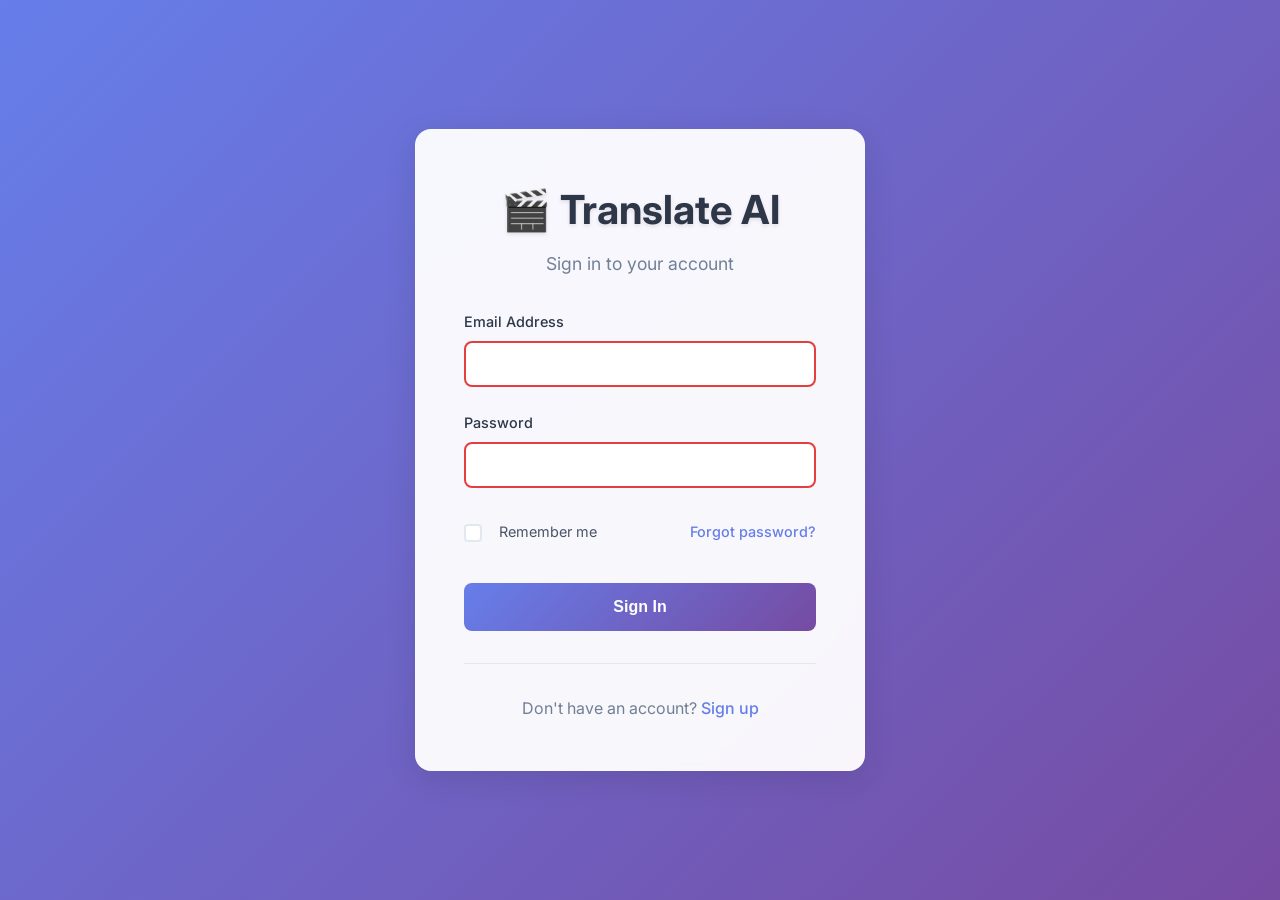
<file: public/login.html>
<!DOCTYPE html>
<html lang="en">
<head>
    <meta charset="UTF-8">
    <meta name="viewport" content="width=device-width, initial-scale=1.0">
    <title>Login - Translate AI</title>
    <link rel="stylesheet" href="style.css">
    <link rel="stylesheet" href="auth-style.css">
    <link rel="preconnect" href="https://fonts.googleapis.com">
    <link rel="preconnect" href="https://fonts.gstatic.com" crossorigin>
    <link href="https://fonts.googleapis.com/css2?family=Inter:wght@300;400;500;600;700&display=swap" rel="stylesheet">
</head>
<body>
    <div class="auth-container">
        <div class="auth-card">
            <div class="auth-header">
                <h1>🎬 Translate AI</h1>
                <p>Sign in to your account</p>
            </div>
            
            <form class="auth-form" id="loginForm">
                <div class="form-group">
                    <label for="email">Email Address</label>
                    <input type="email" id="email" name="email" required>
                </div>
                
                <div class="form-group">
                    <label for="password">Password</label>
                    <input type="password" id="password" name="password" required>
                </div>
                
                <div class="form-options">
                    <label class="checkbox-container">
                        <input type="checkbox" id="rememberMe">
                        <span class="checkmark"></span>
                        <span class="checkbox-label">Remember me</span>
                    </label>
                    <a href="#" class="forgot-password">Forgot password?</a>
                </div>
                
                <button type="submit" class="auth-btn" id="loginBtn">
                    <span class="btn-text">Sign In</span>
                    <div class="spinner" style="display: none;"></div>
                </button>
            </form>
            
            <div class="auth-footer">
                <p>Don't have an account? <a href="/signup">Sign up</a></p>
            </div>
        </div>
        
        <!-- Notification Container -->
        <div class="notification-container" id="notificationContainer"></div>
    </div>
    
    <script src="auth-script.js"></script>
</body>
</html>
</file>
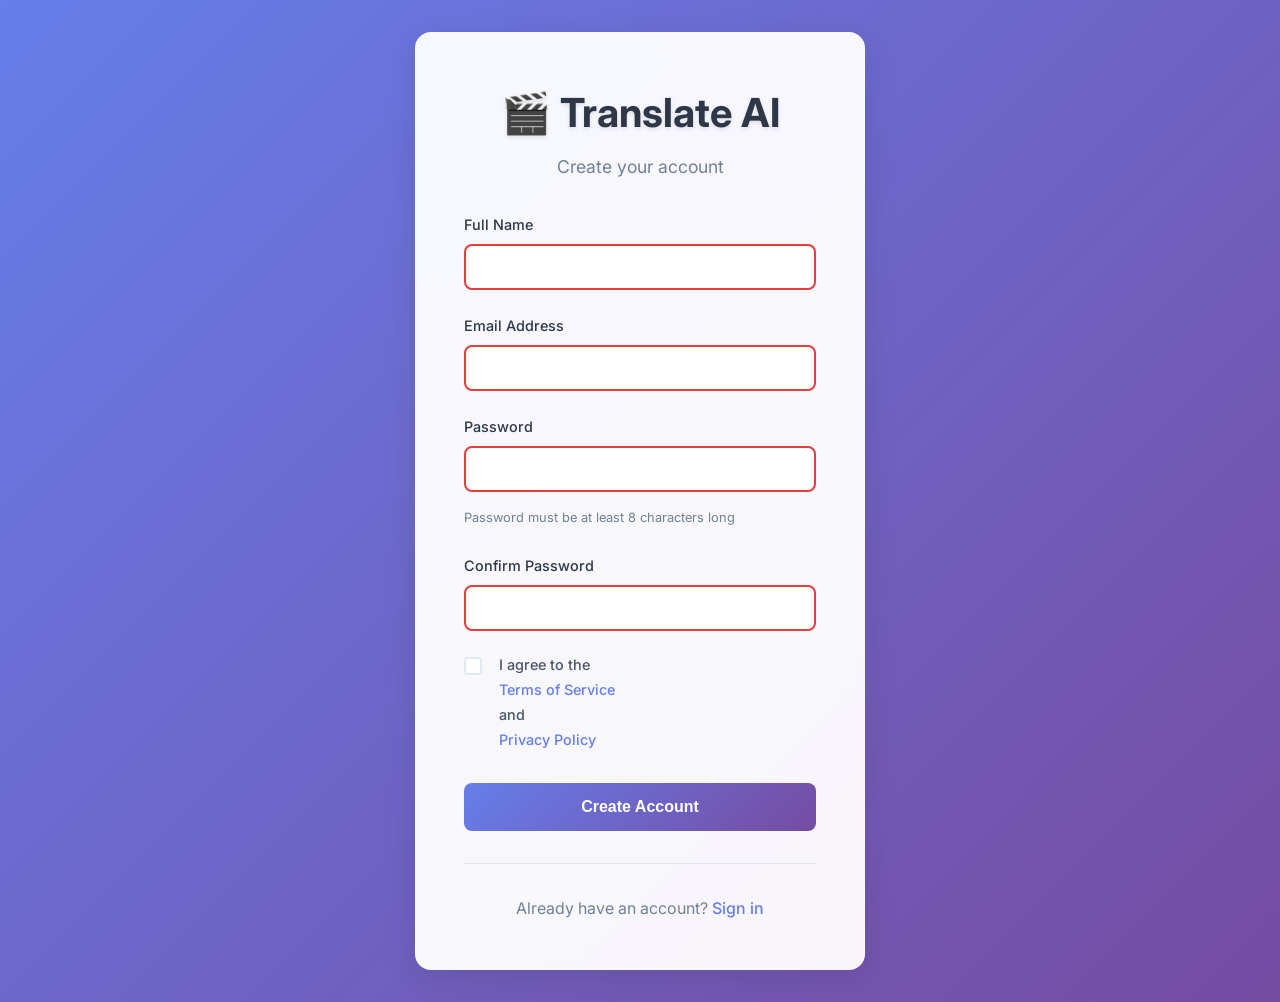
<file: public/signup.html>
<!DOCTYPE html>
<html lang="en">
<head>
    <meta charset="UTF-8">
    <meta name="viewport" content="width=device-width, initial-scale=1.0">
    <title>Sign Up - Translate AI</title>
    <link rel="stylesheet" href="style.css">
    <link rel="stylesheet" href="auth-style.css">
    <link rel="preconnect" href="https://fonts.googleapis.com">
    <link rel="preconnect" href="https://fonts.gstatic.com" crossorigin>
    <link href="https://fonts.googleapis.com/css2?family=Inter:wght@300;400;500;600;700&display=swap" rel="stylesheet">
</head>
<body>
    <div class="auth-container">
        <div class="auth-card">
            <div class="auth-header">
                <h1>🎬 Translate AI</h1>
                <p>Create your account</p>
            </div>
            
            <form class="auth-form" id="signupForm">
                <div class="form-group">
                    <label for="fullName">Full Name</label>
                    <input type="text" id="fullName" name="fullName" required>
                </div>
                
                <div class="form-group">
                    <label for="email">Email Address</label>
                    <input type="email" id="email" name="email" required>
                </div>
                
                <div class="form-group">
                    <label for="password">Password</label>
                    <input type="password" id="password" name="password" required minlength="8">
                    <div class="password-requirements">
                        <small>Password must be at least 8 characters long</small>
                    </div>
                </div>
                
                <div class="form-group">
                    <label for="confirmPassword">Confirm Password</label>
                    <input type="password" id="confirmPassword" name="confirmPassword" required>
                </div>
                
                <div class="form-group">
                    <label class="checkbox-container">
                        <input type="checkbox" id="agreeTerms" required>
                        <span class="checkmark"></span>
                        <span class="checkbox-label">I agree to the <a href="#" target="_blank">Terms of Service</a> and <a href="#" target="_blank">Privacy Policy</a></span>
                    </label>
                </div>
                
                <button type="submit" class="auth-btn" id="signupBtn">
                    <span class="btn-text">Create Account</span>
                    <div class="spinner" style="display: none;"></div>
                </button>
            </form>
            
            <div class="auth-footer">
                <p>Already have an account? <a href="/login">Sign in</a></p>
            </div>
        </div>
        
        <!-- Notification Container -->
        <div class="notification-container" id="notificationContainer"></div>
    </div>
    
    <script src="auth-script.js"></script>
</body>
</html>
</file>
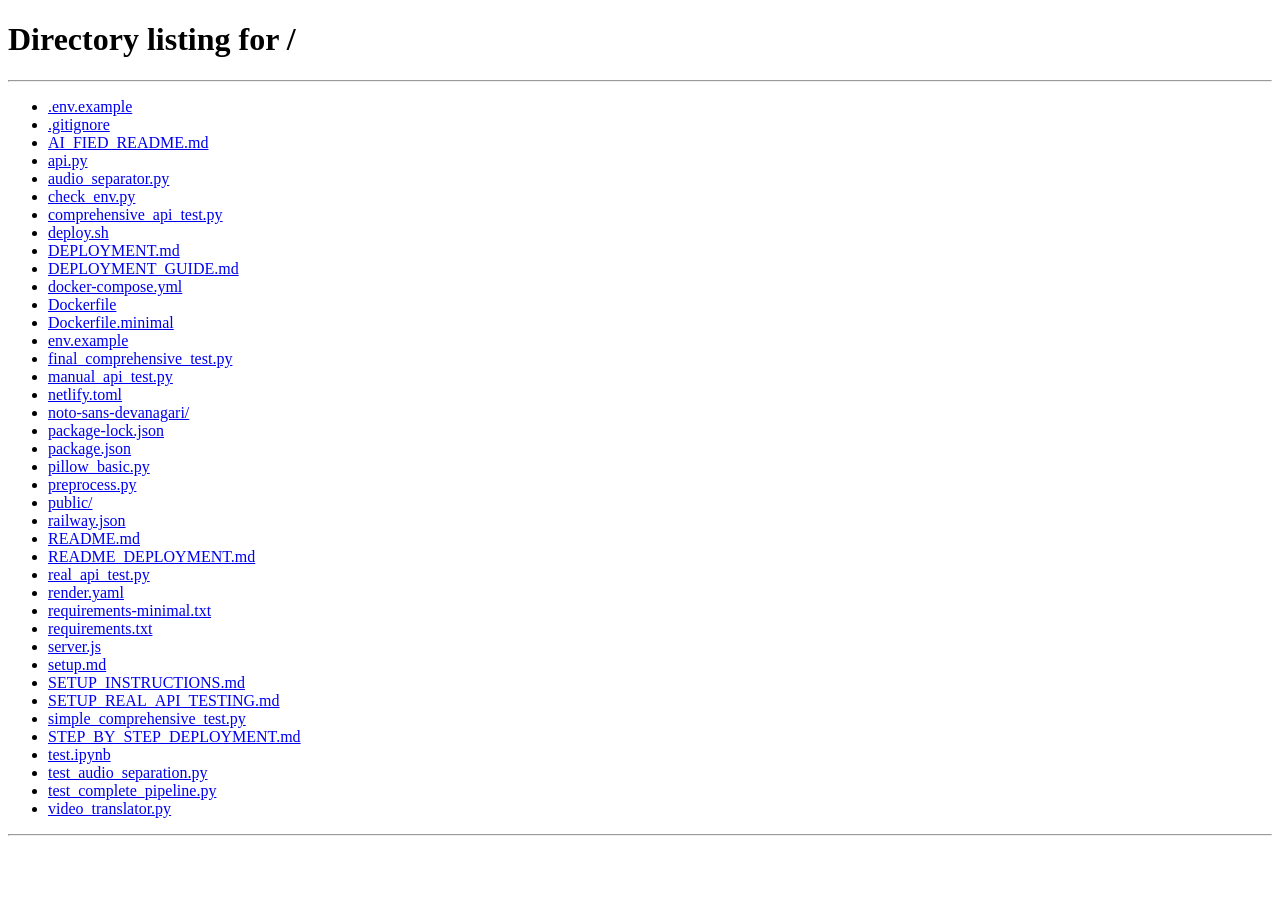
<file: public/translation-editor.html>
<!DOCTYPE html>
<html lang="en">
<head>
    <meta charset="UTF-8">
    <meta name="viewport" content="width=device-width, initial-scale=1.0">
    <title>Translation Editor - Translate AI</title>
    <link rel="stylesheet" href="style.css">
    <link rel="stylesheet" href="editor-style.css">
    <link rel="preconnect" href="https://fonts.googleapis.com">
    <link rel="preconnect" href="https://fonts.gstatic.com" crossorigin>
    <link href="https://fonts.googleapis.com/css2?family=Inter:wght@300;400;500;600;700&display=swap" rel="stylesheet">
    <link href="https://fonts.googleapis.com/css2?family=Noto+Sans+Devanagari:wght@400;500;600;700&display=swap" rel="stylesheet">
</head>
<body>
    <div class="editor-container">
        <!-- Header -->
        <header class="editor-header">
            <div class="header-content">
                <h1>🎬 Translation Editor</h1>
                <div class="header-actions">
                    <button class="btn btn-secondary" id="backBtn">← Back to Upload</button>
                    <button class="btn btn-primary" id="generateVideoBtn">Generate Final Video</button>
                </div>
            </div>
        </header>

        <!-- Main Content -->
        <main class="editor-main">
            <!-- Video Preview Section -->
            <section class="video-preview-section">
                <div class="video-preview-card">
                    <h2>📹 Video Preview</h2>
                    <div class="video-container">
                        <video id="previewVideo" controls>
                            <source src="" type="video/mp4">
                            Your browser does not support the video tag.
                        </video>
                        <div class="video-info">
                            <div class="video-details">
                                <span class="label">Original File:</span>
                                <span class="value" id="originalFileName">-</span>
                            </div>
                            <div class="video-details">
                                <span class="label">Duration:</span>
                                <span class="value" id="videoDuration">-</span>
                            </div>
                            <div class="video-details">
                                <span class="label">Quality:</span>
                                <span class="value" id="videoQuality">-</span>
                            </div>
                        </div>
                    </div>
                </div>
            </section>

            <!-- Translation Panels -->
            <section class="translation-panels">
                <!-- Text Translation Panel -->
                <div class="translation-panel">
                    <div class="panel-header">
                        <h2>📝 Text Translation</h2>
                        <div class="panel-actions">
                            <button class="btn btn-sm btn-secondary" id="autoTranslateBtn">Auto Translate All</button>
                            <button class="btn btn-sm btn-primary" id="saveTextBtn">Save Changes</button>
                        </div>
                    </div>
                    
                    <div class="text-translation-content">
                        <div class="translation-list" id="textTranslationList">
                            <!-- Text translations will be loaded here -->
                        </div>
                    </div>
                </div>

                <!-- Audio Translation Panel -->
                <div class="translation-panel">
                    <div class="panel-header">
                        <h2>🎤 Audio Translation</h2>
                        <div class="panel-actions">
                            <button class="btn btn-sm btn-secondary" id="regenerateAudioBtn">Regenerate Audio</button>
                            <button class="btn btn-sm btn-primary" id="saveAudioBtn">Save Changes</button>
                        </div>
                    </div>
                    
                    <div class="audio-translation-content">
                        <div class="audio-waveform-container">
                            <div class="waveform-header">
                                <h3>Audio Waveform</h3>
                                <div class="audio-controls">
                                    <button class="btn btn-sm" id="playPauseBtn">▶️ Play</button>
                                    <button class="btn btn-sm" id="stopBtn">⏹️ Stop</button>
                                    <span class="time-display" id="timeDisplay">00:00 / 00:00</span>
                                </div>
                            </div>
                            <div class="waveform" id="waveform">
                                <!-- Waveform visualization will be rendered here -->
                            </div>
                        </div>
                        
                        <div class="audio-translation-text">
                            <div class="translation-item">
                                <div class="translation-label">Hindi Transcription:</div>
                                <div class="translation-content hindi-text" id="hindiTranscription">
                                    Loading transcription...
                                </div>
                            </div>
                            <div class="translation-item">
                                <div class="translation-label">Marathi Translation:</div>
                                <textarea class="translation-content marathi-text" id="marathiTranslation" placeholder="Enter Marathi translation..."></textarea>
                            </div>
                        </div>
                    </div>
                </div>
            </section>

            <!-- Audio Separation Panel -->
            <section class="audio-separation-panel">
                <div class="separation-card">
                    <h2>🎵 Audio Separation</h2>
                    <div class="separation-content">
                        <div class="separation-info">
                            <div class="separation-item">
                                <div class="separation-label">Voice Track Quality:</div>
                                <div class="quality-score" id="voiceQuality">-</div>
                            </div>
                            <div class="separation-item">
                                <div class="separation-label">Background Music Quality:</div>
                                <div class="quality-score" id="musicQuality">-</div>
                            </div>
                            <div class="separation-item">
                                <div class="separation-label">Overall Separation Quality:</div>
                                <div class="quality-score" id="overallQuality">-</div>
                            </div>
                        </div>
                        
                        <div class="separation-controls">
                            <button class="btn btn-secondary" id="reseparateBtn">Re-separate Audio</button>
                            <button class="btn btn-primary" id="previewSeparationBtn">Preview Separation</button>
                        </div>
                    </div>
                </div>
            </section>
        </main>

        <!-- Progress Overlay -->
        <div class="progress-overlay" id="progressOverlay" style="display: none;">
            <div class="progress-content">
                <div class="progress-spinner"></div>
                <div class="progress-text" id="progressText">Processing...</div>
                <div class="progress-subtext" id="progressSubtext">Please wait while we process your request</div>
            </div>
        </div>

        <!-- Notification Container -->
        <div class="notification-container" id="notificationContainer"></div>
    </div>

    <!-- Scripts -->
    <script src="editor-script.js"></script>
</body>
</html>
</file>
<file: public/style.css>
/* Reset and base styles */
* {
    margin: 0;
    padding: 0;
    box-sizing: border-box;
}

body {
    font-family: 'Inter', -apple-system, BlinkMacSystemFont, 'Segoe UI', Roboto, Oxygen, Ubuntu, Cantarell, sans-serif;
    line-height: 1.6;
    color: #1a1a1a;
    background: linear-gradient(135deg, #667eea 0%, #764ba2 100%);
    min-height: 100vh;
}

.container {
    max-width: 1200px;
    margin: 0 auto;
    padding: 2rem;
    min-height: 100vh;
    display: flex;
    flex-direction: column;
}

/* Header */
header {
    margin-bottom: 3rem;
    color: white;
}

.header-content {
    display: flex;
    justify-content: space-between;
    align-items: center;
    flex-wrap: wrap;
    gap: 1rem;
}

.header-text {
    text-align: center;
    flex: 1;
}

header h1 {
    font-size: 3rem;
    font-weight: 700;
    margin-bottom: 1rem;
    text-shadow: 0 2px 4px rgba(0, 0, 0, 0.3);
}

header p {
    font-size: 1.2rem;
    font-weight: 300;
    opacity: 0.9;
    max-width: 600px;
    margin: 0 auto;
}

.auth-buttons {
    display: flex;
    gap: 0.75rem;
    align-items: center;
}

.auth-btn {
    padding: 0.5rem 1rem;
    border: none;
    border-radius: 0.375rem;
    font-size: 0.9rem;
    font-weight: 500;
    cursor: pointer;
    transition: all 0.3s ease;
    text-decoration: none;
    display: inline-flex;
    align-items: center;
    justify-content: center;
    min-height: 36px;
}

.auth-btn {
    background: rgba(255, 255, 255, 0.2);
    color: white;
    border: 1px solid rgba(255, 255, 255, 0.3);
}

.auth-btn:hover {
    background: rgba(255, 255, 255, 0.3);
    transform: translateY(-1px);
}

.auth-btn-secondary {
    background: transparent;
    color: white;
    border: 2px solid rgba(255, 255, 255, 0.5);
}

.auth-btn-secondary:hover {
    background: rgba(255, 255, 255, 0.1);
    border-color: rgba(255, 255, 255, 0.8);
}

/* Main content */
main {
    flex: 1;
    display: flex;
    flex-direction: column;
    gap: 2rem;
}

/* Card styles */
.upload-card,
.status-card,
.history-card {
    background: rgba(255, 255, 255, 0.95);
    backdrop-filter: blur(10px);
    border-radius: 1rem;
    padding: 2rem;
    box-shadow: 0 8px 32px rgba(0, 0, 0, 0.1);
    border: 1px solid rgba(255, 255, 255, 0.2);
}

.upload-card h2,
.status-card h2,
.history-card h2 {
    font-size: 1.5rem;
    font-weight: 600;
    margin-bottom: 1.5rem;
    color: #2d3748;
}

/* File upload */
.file-input-container {
    position: relative;
    margin-bottom: 1.5rem;
}

.file-input-container input[type="file"] {
    position: absolute;
    opacity: 0;
    width: 100%;
    height: 100%;
    cursor: pointer;
}

.file-input-label {
    display: flex;
    flex-direction: column;
    align-items: center;
    justify-content: center;
    padding: 3rem 2rem;
    border: 2px dashed #cbd5e0;
    border-radius: 0.75rem;
    background: #f7fafc;
    cursor: pointer;
    transition: all 0.3s ease;
    text-align: center;
}

.file-input-label:hover {
    border-color: #667eea;
    background: #edf2f7;
    transform: translateY(-2px);
}

.file-input-container input[type="file"]:focus + .file-input-label {
    border-color: #667eea;
    box-shadow: 0 0 0 3px rgba(102, 126, 234, 0.1);
}

.file-icon {
    font-size: 3rem;
    margin-bottom: 1rem;
}

.file-text {
    font-size: 1.1rem;
    font-weight: 500;
    color: #2d3748;
    margin-bottom: 0.5rem;
}

.file-subtext {
    font-size: 0.9rem;
    color: #718096;
}

/* Selected file display */
.selected-file {
    background: #e6fffa;
    border: 1px solid #81e6d9;
    border-radius: 0.5rem;
    padding: 1rem;
    margin-bottom: 1.5rem;
}

.file-info {
    display: flex;
    justify-content: space-between;
    align-items: center;
}

.file-name {
    font-weight: 500;
    color: #234e52;
}

.file-size {
    font-size: 0.9rem;
    color: #4a5568;
}

/* Moving Text Option Styles */
.option-container {
    margin: 20px 0;
    padding: 20px;
    background: #f8f9fa;
    border: 1px solid #dee2e6;
    border-radius: 8px;
}

.checkbox-container {
    display: flex;
    align-items: flex-start;
    cursor: pointer;
    position: relative;
    padding-left: 35px;
    margin-bottom: 0;
    font-size: 14px;
    -webkit-user-select: none;
    -moz-user-select: none;
    -ms-user-select: none;
    user-select: none;
}

.checkbox-container input {
    position: absolute;
    opacity: 0;
    cursor: pointer;
    height: 0;
    width: 0;
}

.checkmark {
    position: absolute;
    top: 2px;
    left: 0;
    height: 20px;
    width: 20px;
    background-color: #fff;
    border: 2px solid #ddd;
    border-radius: 4px;
    transition: all 0.3s ease;
}

.checkbox-container:hover input ~ .checkmark {
    border-color: #007bff;
    background-color: #f8f9ff;
}

.checkbox-container input:checked ~ .checkmark {
    background-color: #007bff;
    border-color: #007bff;
}

.checkmark:after {
    content: "";
    position: absolute;
    display: none;
}

.checkbox-container input:checked ~ .checkmark:after {
    display: block;
}

.checkbox-container .checkmark:after {
    left: 6px;
    top: 2px;
    width: 6px;
    height: 10px;
    border: solid white;
    border-width: 0 2px 2px 0;
    -webkit-transform: rotate(45deg);
    -ms-transform: rotate(45deg);
    transform: rotate(45deg);
}

.checkbox-label {
    display: flex;
    flex-direction: column;
    gap: 5px;
    margin-left: 5px;
}

.checkbox-label strong {
    color: #333;
    font-weight: 600;
}

.checkbox-description {
    color: #666;
    font-size: 12px;
    line-height: 1.4;
}

/* Buttons */
.upload-btn,
.check-btn,
.download-btn,
.new-translation-btn,
.refresh-btn {
    display: inline-flex;
    align-items: center;
    justify-content: center;
    gap: 0.5rem;
    padding: 0.75rem 1.5rem;
    border: none;
    border-radius: 0.5rem;
    font-size: 1rem;
    font-weight: 500;
    cursor: pointer;
    transition: all 0.3s ease;
    text-decoration: none;
    min-height: 44px;
}

.upload-btn {
    background: linear-gradient(135deg, #667eea 0%, #764ba2 100%);
    color: white;
    width: 100%;
    font-size: 1.1rem;
    padding: 1rem;
}

.upload-btn:hover {
    transform: translateY(-2px);
    box-shadow: 0 4px 12px rgba(102, 126, 234, 0.4);
}

.upload-btn:disabled {
    opacity: 0.6;
    cursor: not-allowed;
    transform: none;
}

.check-btn {
    background: #4299e1;
    color: white;
}

.check-btn:hover {
    background: #3182ce;
}

.download-btn {
    background: #48bb78;
    color: white;
}

.download-btn:hover {
    background: #38a169;
}

.edit-btn {
    background: #9f7aea;
    color: white;
}

.edit-btn:hover {
    background: #805ad5;
}

.new-translation-btn {
    background: #ed8936;
    color: white;
}

.new-translation-btn:hover {
    background: #dd6b20;
}

.refresh-btn {
    background: #a0aec0;
    color: white;
    font-size: 0.9rem;
    padding: 0.5rem 1rem;
    margin-bottom: 1rem;
}

.refresh-btn:hover {
    background: #718096;
}

/* Spinner */
.spinner {
    width: 20px;
    height: 20px;
    border: 2px solid rgba(255, 255, 255, 0.3);
    border-top: 2px solid white;
    border-radius: 50%;
    animation: spin 1s linear infinite;
}

@keyframes spin {
    0% { transform: rotate(0deg); }
    100% { transform: rotate(360deg); }
}

/* Status section */
.job-info {
    display: grid;
    grid-template-columns: repeat(auto-fit, minmax(200px, 1fr));
    gap: 1rem;
    margin-bottom: 2rem;
    padding: 1rem;
    background: #f7fafc;
    border-radius: 0.5rem;
}

.job-detail {
    display: flex;
    flex-direction: column;
    gap: 0.25rem;
}

.job-detail .label {
    font-size: 0.85rem;
    font-weight: 500;
    color: #718096;
    text-transform: uppercase;
    letter-spacing: 0.5px;
}

.job-detail .value {
    font-weight: 500;
    color: #2d3748;
    word-break: break-all;
}

/* Status display */
.status-display {
    margin-bottom: 2rem;
}

.status-indicator {
    display: flex;
    align-items: center;
    gap: 1rem;
    margin-bottom: 1rem;
}

.status-icon {
    font-size: 2rem;
    width: 3rem;
    height: 3rem;
    display: flex;
    align-items: center;
    justify-content: center;
    border-radius: 50%;
    background: #e2e8f0;
}

.status-main {
    font-size: 1.1rem;
    font-weight: 600;
    color: #2d3748;
}

.status-sub {
    font-size: 0.9rem;
    color: #718096;
}

/* Progress bar */
.progress-bar {
    width: 100%;
    height: 8px;
    background: #e2e8f0;
    border-radius: 4px;
    overflow: hidden;
}

.progress-fill {
    height: 100%;
    background: linear-gradient(90deg, #667eea, #764ba2);
    width: 0%;
    transition: width 0.3s ease;
    border-radius: 4px;
}

/* Action buttons */
.action-buttons {
    display: flex;
    gap: 1rem;
    flex-wrap: wrap;
    margin-bottom: 2rem;
}

/* Result and error sections */
.result-section,
.error-section {
    padding: 1.5rem;
    border-radius: 0.5rem;
    margin-top: 1rem;
}

.result-section {
    background: #f0fff4;
    border: 1px solid #9ae6b4;
}

.result-section h3 {
    color: #22543d;
    margin-bottom: 1rem;
}

.error-section {
    background: #fed7d7;
    border: 1px solid #feb2b2;
}

.error-section h3 {
    color: #742a2a;
    margin-bottom: 1rem;
}

.result-info {
    display: flex;
    flex-direction: column;
    gap: 0.75rem;
}

.result-detail {
    display: flex;
    justify-content: space-between;
    align-items: center;
    padding: 0.5rem 0;
    border-bottom: 1px solid rgba(0, 0, 0, 0.1);
}

.result-detail:last-child {
    border-bottom: none;
}

.error-message {
    color: #742a2a;
    font-weight: 500;
    padding: 0.5rem;
    background: rgba(254, 178, 178, 0.5);
    border-radius: 0.25rem;
}

/* Jobs history */
.jobs-list {
    max-height: 400px;
    overflow-y: auto;
}

.no-jobs {
    text-align: center;
    color: #718096;
    padding: 2rem;
    font-style: italic;
}

.job-item {
    padding: 1rem;
    border-bottom: 1px solid #e2e8f0;
    display: flex;
    justify-content: space-between;
    align-items: center;
    transition: background-color 0.2s ease;
}

.job-item:hover {
    background: #f7fafc;
}

.job-item:last-child {
    border-bottom: none;
}

.job-info-item {
    display: flex;
    flex-direction: column;
    gap: 0.25rem;
}

.job-name {
    font-weight: 500;
    color: #2d3748;
}

.job-status {
    font-size: 0.85rem;
    color: #718096;
}

.job-actions {
    display: flex;
    gap: 0.5rem;
}

.job-action-btn {
    padding: 0.25rem 0.75rem;
    border: none;
    border-radius: 0.25rem;
    font-size: 0.8rem;
    cursor: pointer;
    transition: all 0.2s ease;
}

.status-completed { color: #22543d; }
.status-processing { color: #1a202c; }
.status-failed { color: #742a2a; }
.status-queued { color: #744210; }

/* Loading overlay */
.loading-overlay {
    position: fixed;
    top: 0;
    left: 0;
    width: 100%;
    height: 100%;
    background: rgba(0, 0, 0, 0.8);
    display: flex;
    align-items: center;
    justify-content: center;
    z-index: 1000;
    backdrop-filter: blur(4px);
}

.loading-content {
    text-align: center;
    color: white;
}

.loading-spinner {
    width: 60px;
    height: 60px;
    border: 4px solid rgba(255, 255, 255, 0.3);
    border-top: 4px solid white;
    border-radius: 50%;
    animation: spin 1s linear infinite;
    margin: 0 auto 1rem;
}

.loading-text {
    font-size: 1.2rem;
    font-weight: 500;
    margin-bottom: 0.5rem;
}

.loading-subtext {
    font-size: 0.9rem;
    opacity: 0.8;
}

/* Footer */
footer {
    text-align: center;
    padding: 2rem 0;
    color: rgba(255, 255, 255, 0.8);
    font-size: 0.9rem;
    margin-top: auto;
}

/* Responsive design */
@media (max-width: 768px) {
    .container {
        padding: 1rem;
    }

    header h1 {
        font-size: 2rem;
    }

    header p {
        font-size: 1rem;
    }

    .upload-card,
    .status-card,
    .history-card {
        padding: 1.5rem;
    }

    .action-buttons {
        flex-direction: column;
    }

    .action-buttons button {
        width: 100%;
    }

    .job-item {
        flex-direction: column;
        align-items: flex-start;
        gap: 1rem;
    }

    .result-detail {
        flex-direction: column;
        align-items: flex-start;
    }
}

/* Animations */
@keyframes fadeIn {
    from { opacity: 0; transform: translateY(20px); }
    to { opacity: 1; transform: translateY(0); }
}

.upload-section,
.status-section,
.history-section {
    animation: fadeIn 0.6s ease-out;
}

/* Status-specific styles */
.status-queued .status-icon { background: #feebc8; }
.status-processing .status-icon { background: #bee3f8; }
.status-completed .status-icon { background: #c6f6d5; }
.status-failed .status-icon { background: #fed7d7; }
</file>
<file: public/auth-style.css>
/* Authentication Styles */

/* Auth Container */
.auth-container {
    min-height: 100vh;
    background: linear-gradient(135deg, #667eea 0%, #764ba2 100%);
    display: flex;
    align-items: center;
    justify-content: center;
    padding: 2rem;
}

/* Auth Card */
.auth-card {
    background: rgba(255, 255, 255, 0.95);
    backdrop-filter: blur(10px);
    border-radius: 1rem;
    padding: 3rem;
    box-shadow: 0 8px 32px rgba(0, 0, 0, 0.1);
    border: 1px solid rgba(255, 255, 255, 0.2);
    width: 100%;
    max-width: 450px;
    animation: fadeInUp 0.6s ease-out;
}

/* Auth Header */
.auth-header {
    text-align: center;
    margin-bottom: 2rem;
}

.auth-header h1 {
    font-size: 2.5rem;
    font-weight: 700;
    color: #2d3748;
    margin-bottom: 0.5rem;
    text-shadow: 0 2px 4px rgba(0, 0, 0, 0.1);
}

.auth-header p {
    font-size: 1.1rem;
    color: #718096;
    margin: 0;
}

/* Auth Form */
.auth-form {
    display: flex;
    flex-direction: column;
    gap: 1.5rem;
}

.form-group {
    display: flex;
    flex-direction: column;
    gap: 0.5rem;
}

.form-group label {
    font-weight: 500;
    color: #2d3748;
    font-size: 0.9rem;
}

.form-group input {
    padding: 0.75rem 1rem;
    border: 2px solid #e2e8f0;
    border-radius: 0.5rem;
    font-size: 1rem;
    transition: all 0.3s ease;
    background: white;
}

.form-group input:focus {
    outline: none;
    border-color: #667eea;
    box-shadow: 0 0 0 3px rgba(102, 126, 234, 0.1);
}

.form-group input:invalid {
    border-color: #e53e3e;
}

.form-group input:valid {
    border-color: #48bb78;
}

/* Password Requirements */
.password-requirements {
    margin-top: 0.25rem;
}

.password-requirements small {
    color: #718096;
    font-size: 0.8rem;
}

/* Form Options */
.form-options {
    display: flex;
    justify-content: space-between;
    align-items: center;
    margin: 0.5rem 0;
}

.forgot-password {
    color: #667eea;
    text-decoration: none;
    font-size: 0.9rem;
    font-weight: 500;
    transition: color 0.3s ease;
}

.forgot-password:hover {
    color: #5a67d8;
    text-decoration: underline;
}

/* Checkbox Container */
.checkbox-container {
    display: flex;
    align-items: flex-start;
    cursor: pointer;
    position: relative;
    padding-left: 30px;
    margin-bottom: 0;
    font-size: 0.9rem;
    -webkit-user-select: none;
    -moz-user-select: none;
    -ms-user-select: none;
    user-select: none;
}

.checkbox-container input {
    position: absolute;
    opacity: 0;
    cursor: pointer;
    height: 0;
    width: 0;
}

.checkmark {
    position: absolute;
    top: 2px;
    left: 0;
    height: 18px;
    width: 18px;
    background-color: #fff;
    border: 2px solid #e2e8f0;
    border-radius: 4px;
    transition: all 0.3s ease;
}

.checkbox-container:hover input ~ .checkmark {
    border-color: #667eea;
    background-color: #f8f9ff;
}

.checkbox-container input:checked ~ .checkmark {
    background-color: #667eea;
    border-color: #667eea;
}

.checkmark:after {
    content: "";
    position: absolute;
    display: none;
}

.checkbox-container input:checked ~ .checkmark:after {
    display: block;
}

.checkbox-container .checkmark:after {
    left: 5px;
    top: 1px;
    width: 4px;
    height: 8px;
    border: solid white;
    border-width: 0 2px 2px 0;
    -webkit-transform: rotate(45deg);
    -ms-transform: rotate(45deg);
    transform: rotate(45deg);
}

.checkbox-label {
    color: #4a5568;
    line-height: 1.4;
}

.checkbox-label a {
    color: #667eea;
    text-decoration: none;
}

.checkbox-label a:hover {
    text-decoration: underline;
}

/* Auth Button */
.auth-btn {
    display: inline-flex;
    align-items: center;
    justify-content: center;
    gap: 0.5rem;
    padding: 0.875rem 1.5rem;
    border: none;
    border-radius: 0.5rem;
    font-size: 1rem;
    font-weight: 600;
    cursor: pointer;
    transition: all 0.3s ease;
    text-decoration: none;
    min-height: 48px;
    background: linear-gradient(135deg, #667eea 0%, #764ba2 100%);
    color: white;
    margin-top: 0.5rem;
}

.auth-btn:hover {
    transform: translateY(-2px);
    box-shadow: 0 4px 12px rgba(102, 126, 234, 0.4);
}

.auth-btn:disabled {
    opacity: 0.6;
    cursor: not-allowed;
    transform: none;
}

/* Spinner */
.spinner {
    width: 20px;
    height: 20px;
    border: 2px solid rgba(255, 255, 255, 0.3);
    border-top: 2px solid white;
    border-radius: 50%;
    animation: spin 1s linear infinite;
}

@keyframes spin {
    0% { transform: rotate(0deg); }
    100% { transform: rotate(360deg); }
}

/* Auth Footer */
.auth-footer {
    text-align: center;
    margin-top: 2rem;
    padding-top: 2rem;
    border-top: 1px solid #e2e8f0;
}

.auth-footer p {
    color: #718096;
    margin: 0;
}

.auth-footer a {
    color: #667eea;
    text-decoration: none;
    font-weight: 500;
    transition: color 0.3s ease;
}

.auth-footer a:hover {
    color: #5a67d8;
    text-decoration: underline;
}

/* Notification Container */
.notification-container {
    position: fixed;
    top: 20px;
    right: 20px;
    z-index: 1001;
    display: flex;
    flex-direction: column;
    gap: 0.5rem;
}

.notification {
    padding: 1rem 1.5rem;
    border-radius: 0.5rem;
    color: white;
    font-weight: 500;
    max-width: 400px;
    box-shadow: 0 4px 12px rgba(0, 0, 0, 0.2);
    transform: translateX(100%);
    transition: transform 0.3s ease;
}

.notification.show {
    transform: translateX(0);
}

.notification.success {
    background: #48bb78;
}

.notification.error {
    background: #e53e3e;
}

.notification.warning {
    background: #ed8936;
}

.notification.info {
    background: #4299e1;
}

/* Animations */
@keyframes fadeInUp {
    from {
        opacity: 0;
        transform: translateY(30px);
    }
    to {
        opacity: 1;
        transform: translateY(0);
    }
}

/* Responsive Design */
@media (max-width: 768px) {
    .auth-container {
        padding: 1rem;
    }
    
    .auth-card {
        padding: 2rem;
    }
    
    .auth-header h1 {
        font-size: 2rem;
    }
    
    .form-options {
        flex-direction: column;
        align-items: flex-start;
        gap: 0.5rem;
    }
}

@media (max-width: 480px) {
    .auth-card {
        padding: 1.5rem;
    }
    
    .auth-header h1 {
        font-size: 1.8rem;
    }
    
    .auth-header p {
        font-size: 1rem;
    }
}

/* Form Validation Styles */
.form-group input.error {
    border-color: #e53e3e;
    box-shadow: 0 0 0 3px rgba(229, 62, 62, 0.1);
}

.form-group input.success {
    border-color: #48bb78;
    box-shadow: 0 0 0 3px rgba(72, 187, 120, 0.1);
}

.error-message {
    color: #e53e3e;
    font-size: 0.8rem;
    margin-top: 0.25rem;
    display: none;
}

.error-message.show {
    display: block;
}

/* Loading States */
.auth-btn.loading .btn-text {
    opacity: 0.7;
}

.auth-btn.loading .spinner {
    display: block;
}

/* Focus States */
.form-group input:focus {
    transform: translateY(-1px);
}

.auth-btn:focus {
    outline: none;
    box-shadow: 0 0 0 3px rgba(102, 126, 234, 0.3);
}

/* Hover Effects */
.form-group input:hover {
    border-color: #cbd5e0;
}

.checkbox-container:hover .checkbox-label {
    color: #2d3748;
}
</file>
<file: public/editor-style.css>
/* Translation Editor Styles */

/* Editor Container */
.editor-container {
    min-height: 100vh;
    background: linear-gradient(135deg, #667eea 0%, #764ba2 100%);
    display: flex;
    flex-direction: column;
}

/* Header */
.editor-header {
    background: rgba(255, 255, 255, 0.95);
    backdrop-filter: blur(10px);
    border-bottom: 1px solid rgba(255, 255, 255, 0.2);
    padding: 1rem 2rem;
    box-shadow: 0 2px 10px rgba(0, 0, 0, 0.1);
}

.header-content {
    max-width: 1400px;
    margin: 0 auto;
    display: flex;
    justify-content: space-between;
    align-items: center;
}

.editor-header h1 {
    font-size: 1.8rem;
    font-weight: 700;
    color: #2d3748;
    margin: 0;
}

.header-actions {
    display: flex;
    gap: 1rem;
}

/* Main Content */
.editor-main {
    flex: 1;
    max-width: 1400px;
    margin: 0 auto;
    padding: 2rem;
    display: flex;
    flex-direction: column;
    gap: 2rem;
}

/* Video Preview Section */
.video-preview-section {
    width: 100%;
}

.video-preview-card {
    background: rgba(255, 255, 255, 0.95);
    backdrop-filter: blur(10px);
    border-radius: 1rem;
    padding: 2rem;
    box-shadow: 0 8px 32px rgba(0, 0, 0, 0.1);
    border: 1px solid rgba(255, 255, 255, 0.2);
}

.video-preview-card h2 {
    font-size: 1.5rem;
    font-weight: 600;
    margin-bottom: 1.5rem;
    color: #2d3748;
}

.video-container {
    display: flex;
    gap: 2rem;
    align-items: flex-start;
}

.video-container video {
    flex: 1;
    max-width: 600px;
    border-radius: 0.5rem;
    box-shadow: 0 4px 12px rgba(0, 0, 0, 0.2);
}

.video-info {
    flex: 1;
    display: flex;
    flex-direction: column;
    gap: 1rem;
}

.video-details {
    display: flex;
    justify-content: space-between;
    align-items: center;
    padding: 0.75rem;
    background: #f7fafc;
    border-radius: 0.5rem;
    border: 1px solid #e2e8f0;
}

.video-details .label {
    font-weight: 500;
    color: #718096;
    font-size: 0.9rem;
}

.video-details .value {
    font-weight: 600;
    color: #2d3748;
    font-size: 0.9rem;
}

/* Translation Panels */
.translation-panels {
    display: grid;
    grid-template-columns: 1fr 1fr;
    gap: 2rem;
}

.translation-panel {
    background: rgba(255, 255, 255, 0.95);
    backdrop-filter: blur(10px);
    border-radius: 1rem;
    padding: 2rem;
    box-shadow: 0 8px 32px rgba(0, 0, 0, 0.1);
    border: 1px solid rgba(255, 255, 255, 0.2);
    display: flex;
    flex-direction: column;
}

.panel-header {
    display: flex;
    justify-content: space-between;
    align-items: center;
    margin-bottom: 1.5rem;
    padding-bottom: 1rem;
    border-bottom: 1px solid #e2e8f0;
}

.panel-header h2 {
    font-size: 1.3rem;
    font-weight: 600;
    color: #2d3748;
    margin: 0;
}

.panel-actions {
    display: flex;
    gap: 0.5rem;
}

/* Text Translation Content */
.text-translation-content {
    flex: 1;
    overflow-y: auto;
    max-height: 500px;
}

.translation-list {
    display: flex;
    flex-direction: column;
    gap: 1rem;
}

.translation-item {
    background: #f7fafc;
    border: 1px solid #e2e8f0;
    border-radius: 0.5rem;
    padding: 1rem;
    transition: all 0.2s ease;
}

.translation-item:hover {
    border-color: #667eea;
    box-shadow: 0 2px 8px rgba(102, 126, 234, 0.1);
}

.translation-item-header {
    display: flex;
    justify-content: space-between;
    align-items: center;
    margin-bottom: 0.75rem;
}

.translation-item-title {
    font-weight: 600;
    color: #2d3748;
    font-size: 0.9rem;
}

.translation-item-actions {
    display: flex;
    gap: 0.25rem;
}

.translation-item-content {
    display: flex;
    flex-direction: column;
    gap: 0.75rem;
}

.translation-label {
    font-weight: 500;
    color: #718096;
    font-size: 0.85rem;
    text-transform: uppercase;
    letter-spacing: 0.5px;
}

.translation-content {
    font-size: 1rem;
    line-height: 1.5;
    padding: 0.75rem;
    border: 1px solid #e2e8f0;
    border-radius: 0.375rem;
    background: white;
    transition: border-color 0.2s ease;
}

.translation-content:focus {
    outline: none;
    border-color: #667eea;
    box-shadow: 0 0 0 3px rgba(102, 126, 234, 0.1);
}

.hindi-text {
    font-family: 'Noto Sans Devanagari', sans-serif;
    color: #2d3748;
    min-height: 2.5rem;
    resize: vertical;
}

.marathi-text {
    font-family: 'Noto Sans Devanagari', sans-serif;
    color: #2d3748;
    min-height: 2.5rem;
    resize: vertical;
}

/* Audio Translation Content */
.audio-translation-content {
    flex: 1;
    display: flex;
    flex-direction: column;
    gap: 1.5rem;
}

.audio-waveform-container {
    background: #f7fafc;
    border: 1px solid #e2e8f0;
    border-radius: 0.5rem;
    padding: 1rem;
}

.waveform-header {
    display: flex;
    justify-content: space-between;
    align-items: center;
    margin-bottom: 1rem;
}

.waveform-header h3 {
    font-size: 1rem;
    font-weight: 600;
    color: #2d3748;
    margin: 0;
}

.audio-controls {
    display: flex;
    align-items: center;
    gap: 0.5rem;
}

.time-display {
    font-family: monospace;
    font-size: 0.9rem;
    color: #718096;
    background: white;
    padding: 0.25rem 0.5rem;
    border-radius: 0.25rem;
    border: 1px solid #e2e8f0;
}

.waveform {
    height: 100px;
    background: white;
    border: 1px solid #e2e8f0;
    border-radius: 0.375rem;
    position: relative;
    overflow: hidden;
}

.waveform-canvas {
    width: 100%;
    height: 100%;
    display: block;
}

.audio-translation-text {
    display: flex;
    flex-direction: column;
    gap: 1rem;
}

/* Audio Separation Panel */
.audio-separation-panel {
    width: 100%;
}

.separation-card {
    background: rgba(255, 255, 255, 0.95);
    backdrop-filter: blur(10px);
    border-radius: 1rem;
    padding: 2rem;
    box-shadow: 0 8px 32px rgba(0, 0, 0, 0.1);
    border: 1px solid rgba(255, 255, 255, 0.2);
}

.separation-card h2 {
    font-size: 1.5rem;
    font-weight: 600;
    margin-bottom: 1.5rem;
    color: #2d3748;
}

.separation-content {
    display: flex;
    justify-content: space-between;
    align-items: center;
    gap: 2rem;
}

.separation-info {
    flex: 1;
    display: flex;
    flex-direction: column;
    gap: 1rem;
}

.separation-item {
    display: flex;
    justify-content: space-between;
    align-items: center;
    padding: 0.75rem;
    background: #f7fafc;
    border-radius: 0.5rem;
    border: 1px solid #e2e8f0;
}

.separation-label {
    font-weight: 500;
    color: #718096;
    font-size: 0.9rem;
}

.quality-score {
    font-weight: 600;
    font-size: 1.1rem;
    padding: 0.25rem 0.75rem;
    border-radius: 0.375rem;
    background: white;
    border: 1px solid #e2e8f0;
}

.quality-score.excellent {
    color: #22543d;
    background: #c6f6d5;
    border-color: #9ae6b4;
}

.quality-score.good {
    color: #744210;
    background: #feebc8;
    border-color: #fbd38d;
}

.quality-score.poor {
    color: #742a2a;
    background: #fed7d7;
    border-color: #feb2b2;
}

.separation-controls {
    display: flex;
    flex-direction: column;
    gap: 0.75rem;
}

/* Buttons */
.btn {
    display: inline-flex;
    align-items: center;
    justify-content: center;
    gap: 0.5rem;
    padding: 0.75rem 1.5rem;
    border: none;
    border-radius: 0.5rem;
    font-size: 0.9rem;
    font-weight: 500;
    cursor: pointer;
    transition: all 0.3s ease;
    text-decoration: none;
    min-height: 44px;
}

.btn-sm {
    padding: 0.5rem 1rem;
    font-size: 0.85rem;
    min-height: 36px;
}

.btn-primary {
    background: linear-gradient(135deg, #667eea 0%, #764ba2 100%);
    color: white;
}

.btn-primary:hover {
    transform: translateY(-2px);
    box-shadow: 0 4px 12px rgba(102, 126, 234, 0.4);
}

.btn-secondary {
    background: #e2e8f0;
    color: #4a5568;
}

.btn-secondary:hover {
    background: #cbd5e0;
    transform: translateY(-1px);
}

.btn:disabled {
    opacity: 0.6;
    cursor: not-allowed;
    transform: none;
}

/* Progress Overlay */
.progress-overlay {
    position: fixed;
    top: 0;
    left: 0;
    width: 100%;
    height: 100%;
    background: rgba(0, 0, 0, 0.8);
    display: flex;
    align-items: center;
    justify-content: center;
    z-index: 1000;
    backdrop-filter: blur(4px);
}

.progress-content {
    text-align: center;
    color: white;
    background: rgba(255, 255, 255, 0.1);
    padding: 2rem;
    border-radius: 1rem;
    backdrop-filter: blur(10px);
    border: 1px solid rgba(255, 255, 255, 0.2);
}

.progress-spinner {
    width: 60px;
    height: 60px;
    border: 4px solid rgba(255, 255, 255, 0.3);
    border-top: 4px solid white;
    border-radius: 50%;
    animation: spin 1s linear infinite;
    margin: 0 auto 1rem;
}

.progress-text {
    font-size: 1.2rem;
    font-weight: 500;
    margin-bottom: 0.5rem;
}

.progress-subtext {
    font-size: 0.9rem;
    opacity: 0.8;
}

@keyframes spin {
    0% { transform: rotate(0deg); }
    100% { transform: rotate(360deg); }
}

/* Notification Container */
.notification-container {
    position: fixed;
    top: 20px;
    right: 20px;
    z-index: 1001;
    display: flex;
    flex-direction: column;
    gap: 0.5rem;
}

.notification {
    padding: 1rem 1.5rem;
    border-radius: 0.5rem;
    color: white;
    font-weight: 500;
    max-width: 400px;
    box-shadow: 0 4px 12px rgba(0, 0, 0, 0.2);
    transform: translateX(100%);
    transition: transform 0.3s ease;
}

.notification.show {
    transform: translateX(0);
}

.notification.success {
    background: #48bb78;
}

.notification.error {
    background: #e53e3e;
}

.notification.warning {
    background: #ed8936;
}

.notification.info {
    background: #4299e1;
}

/* Responsive Design */
@media (max-width: 1200px) {
    .translation-panels {
        grid-template-columns: 1fr;
    }
    
    .video-container {
        flex-direction: column;
    }
    
    .separation-content {
        flex-direction: column;
        align-items: stretch;
    }
}

@media (max-width: 768px) {
    .editor-main {
        padding: 1rem;
    }
    
    .editor-header {
        padding: 1rem;
    }
    
    .header-content {
        flex-direction: column;
        gap: 1rem;
        align-items: stretch;
    }
    
    .header-actions {
        justify-content: center;
    }
    
    .translation-panel {
        padding: 1.5rem;
    }
    
    .video-preview-card {
        padding: 1.5rem;
    }
    
    .separation-card {
        padding: 1.5rem;
    }
}

/* Animations */
@keyframes fadeIn {
    from { opacity: 0; transform: translateY(20px); }
    to { opacity: 1; transform: translateY(0); }
}

.translation-panel,
.video-preview-card,
.separation-card {
    animation: fadeIn 0.6s ease-out;
}

/* Custom Scrollbar */
.translation-list::-webkit-scrollbar {
    width: 6px;
}

.translation-list::-webkit-scrollbar-track {
    background: #f1f1f1;
    border-radius: 3px;
}

.translation-list::-webkit-scrollbar-thumb {
    background: #c1c1c1;
    border-radius: 3px;
}

.translation-list::-webkit-scrollbar-thumb:hover {
    background: #a8a8a8;
}
</file>
